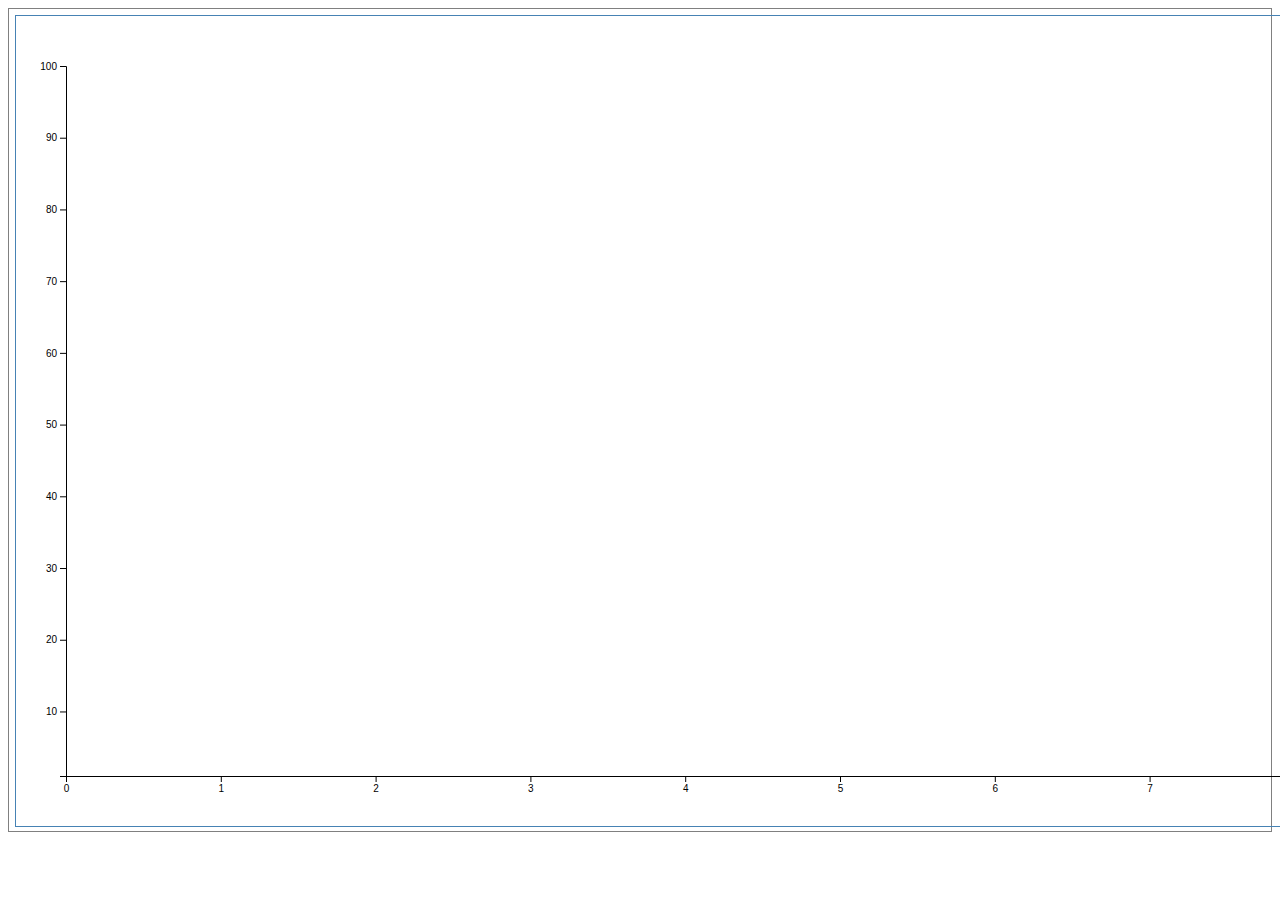
<file: barchart/barChart.html>
<!DOCTYPE html>
<html>
  <head>
    <meta charset="utf-8">
    <title>BARCHART</title>
    <link rel="stylesheet" type="text/css" href="./barChart.css">
  </head>
  <body>
    <script type="text/javascript" src="../lib/d3/d3.min.js"></script>
    <script type="text/javascript" src="../lib/lodash.min.js"></script>
    <script type="text/javascript" src="./barChart.js"></script>
    <div class="container"></div>
  </body>
</html>
</file>
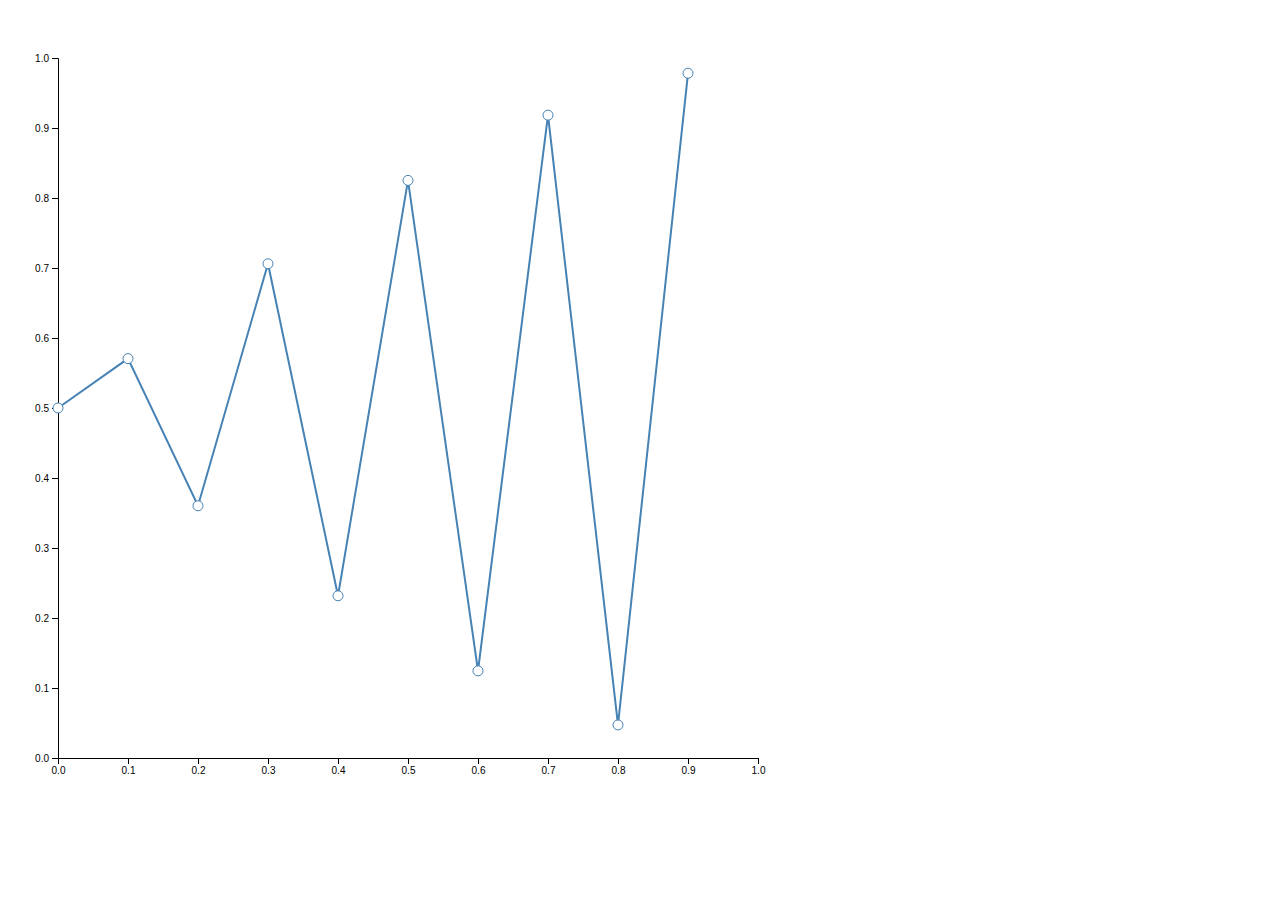
<file: exercise_10/waves.html>
<!DOCTYPE html>
<html>
  <head>
    <meta charset="utf-8">
    <title>Waves</title>
    <link rel="stylesheet" href="waves.css">
  </head>
  <body>
    <script type="text/javascript" src="../lib/d3/d3.min.js"></script>
    <script type="text/javascript" src="waves.js"></script>
  </body>
</html>
</file>
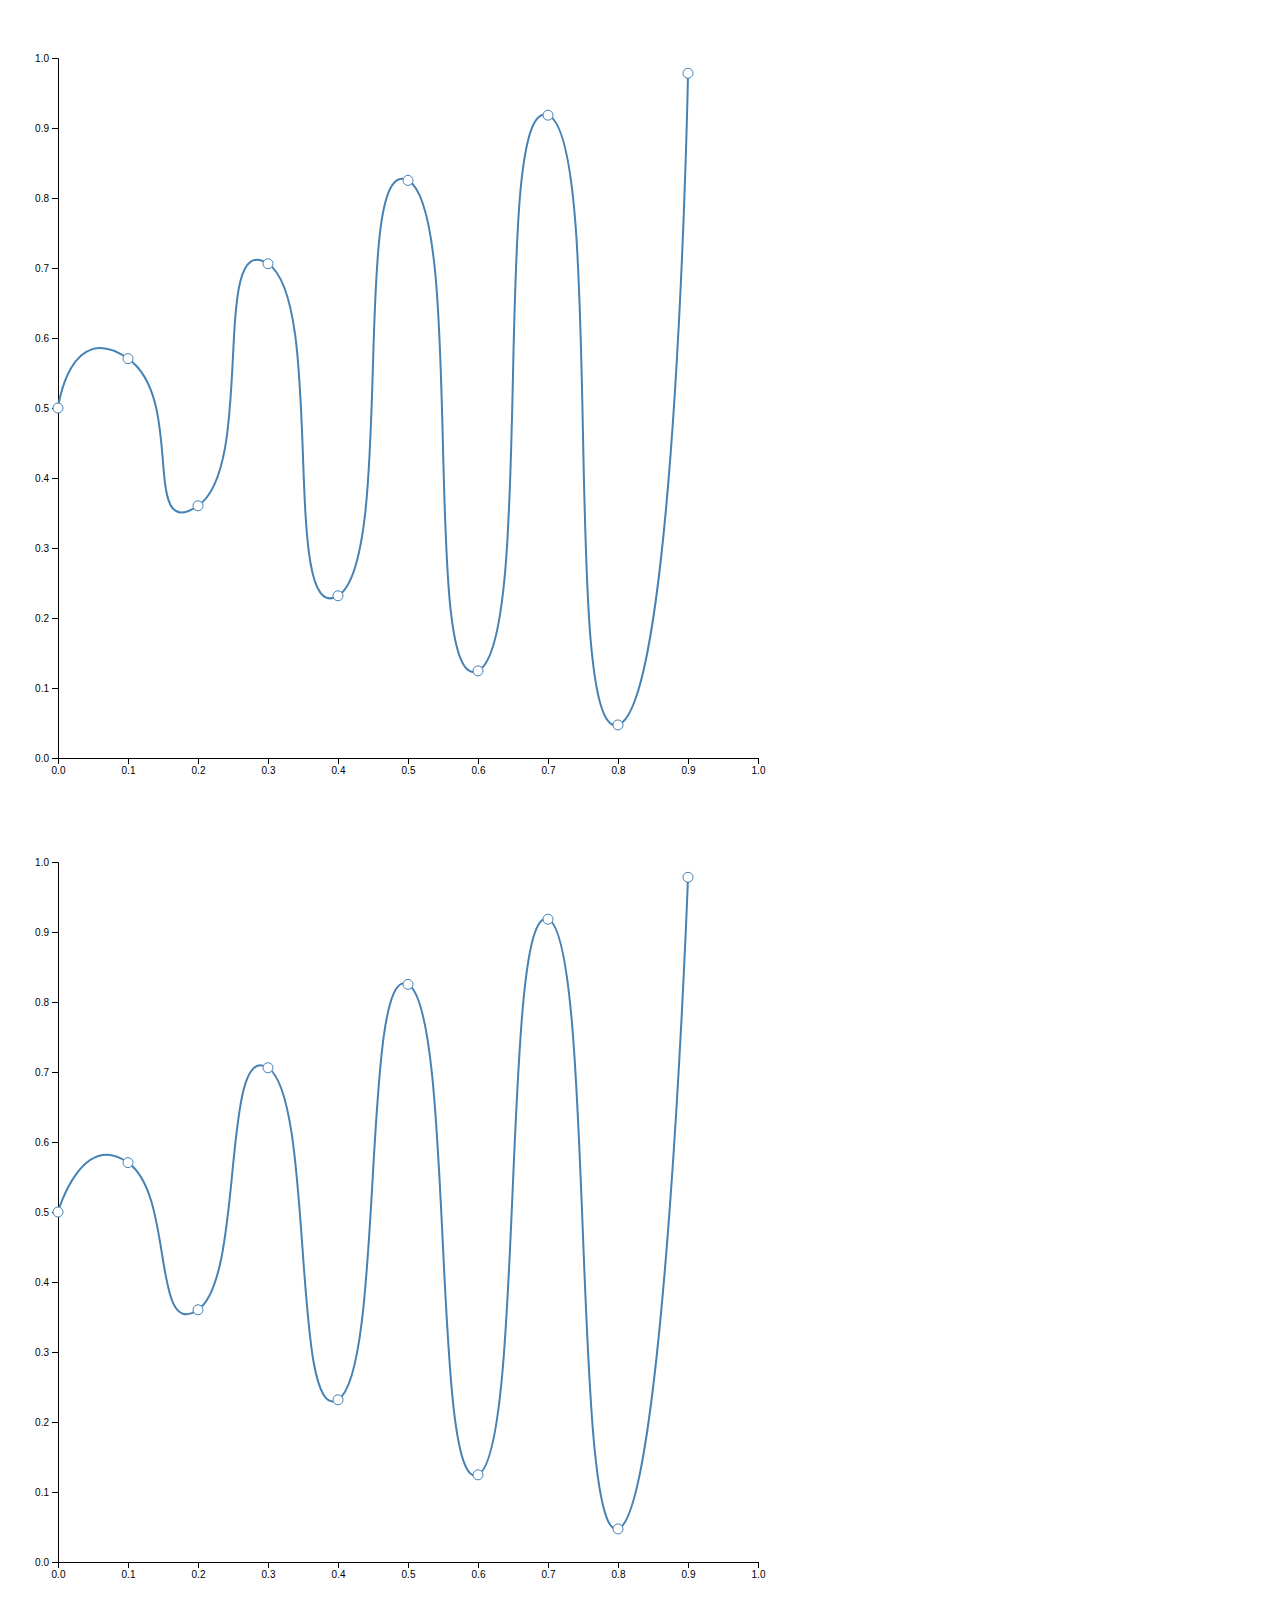
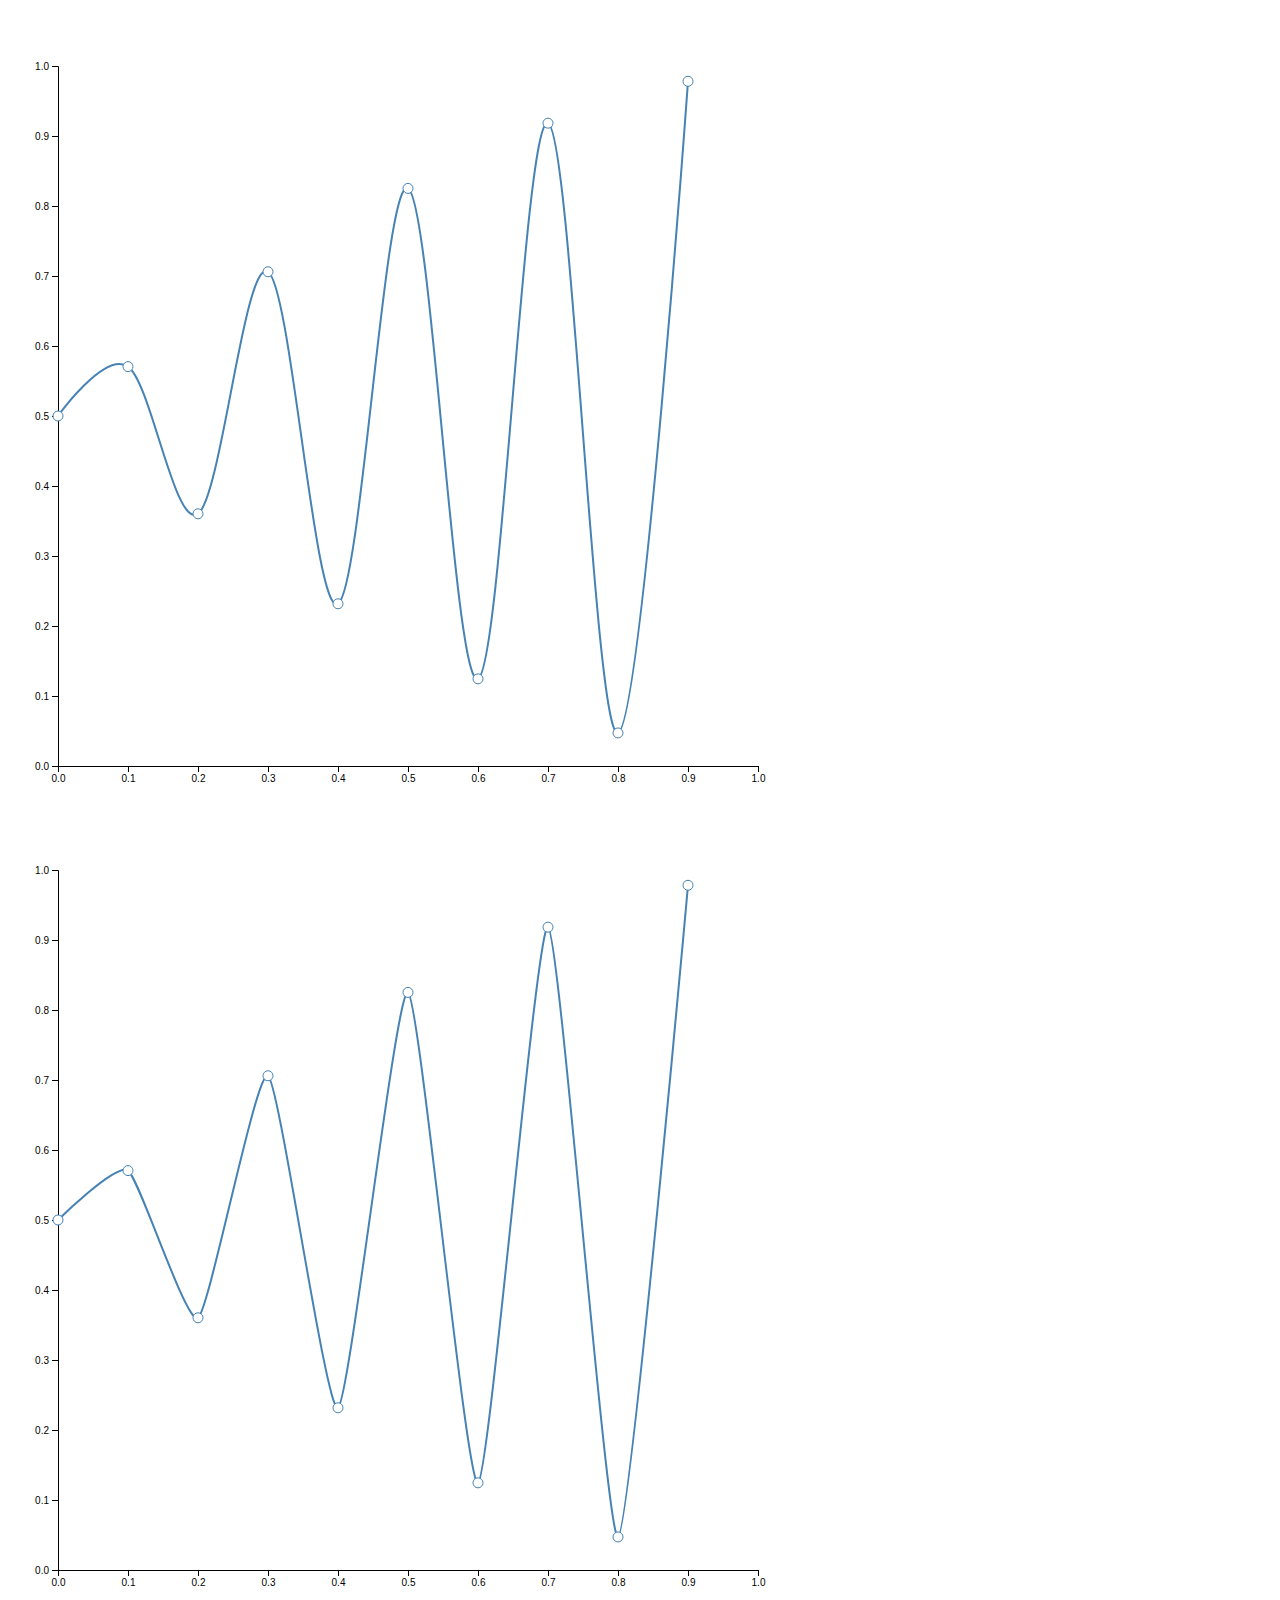
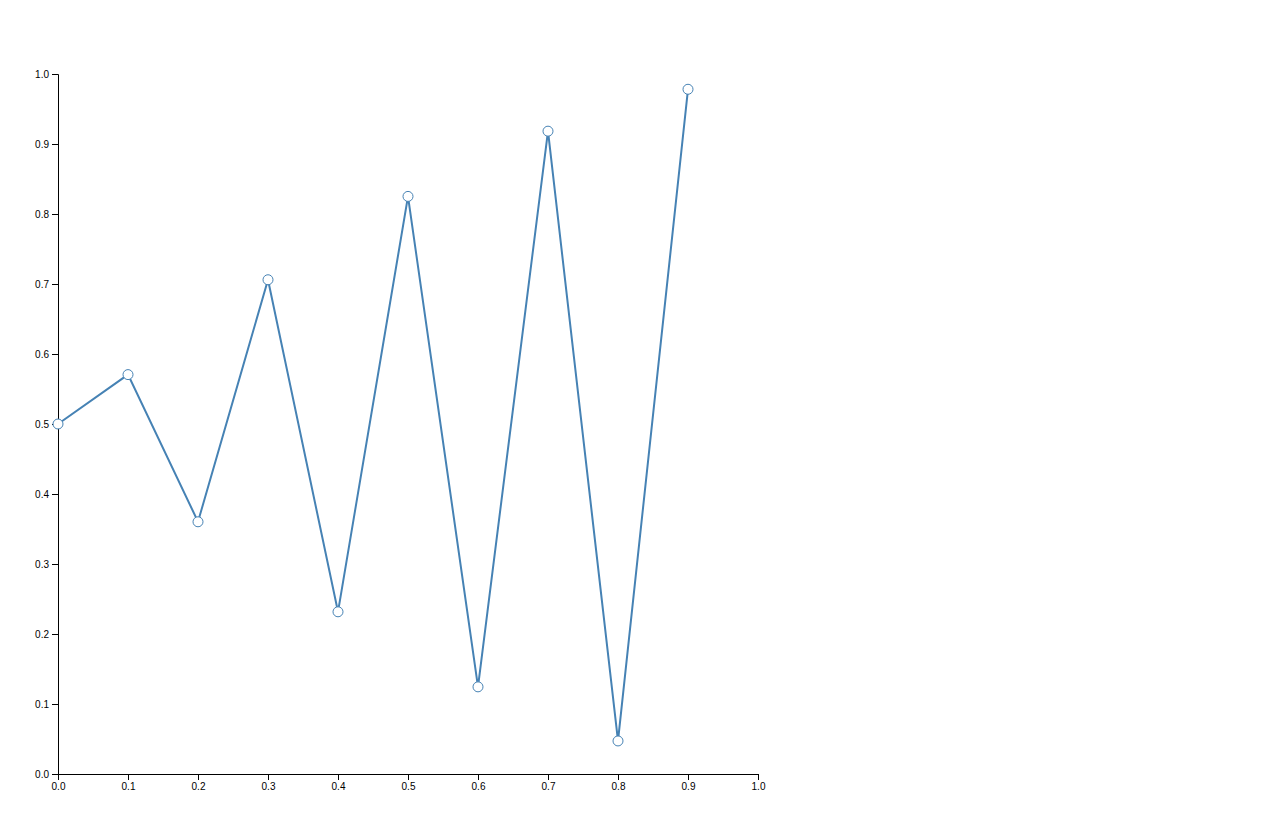
<file: exercise_11/tension.html>
<!DOCTYPE html>
<html>
  <head>
    <meta charset="utf-8">
    <title>Tension</title>
    <link rel="stylesheet" href="tension.css">
  </head>
  <body>
    <script type="text/javascript" src="../lib/d3/d3.min.js"></script>
    <script type="text/javascript" src="tension.js"></script>
  </body>
</html>
</file>
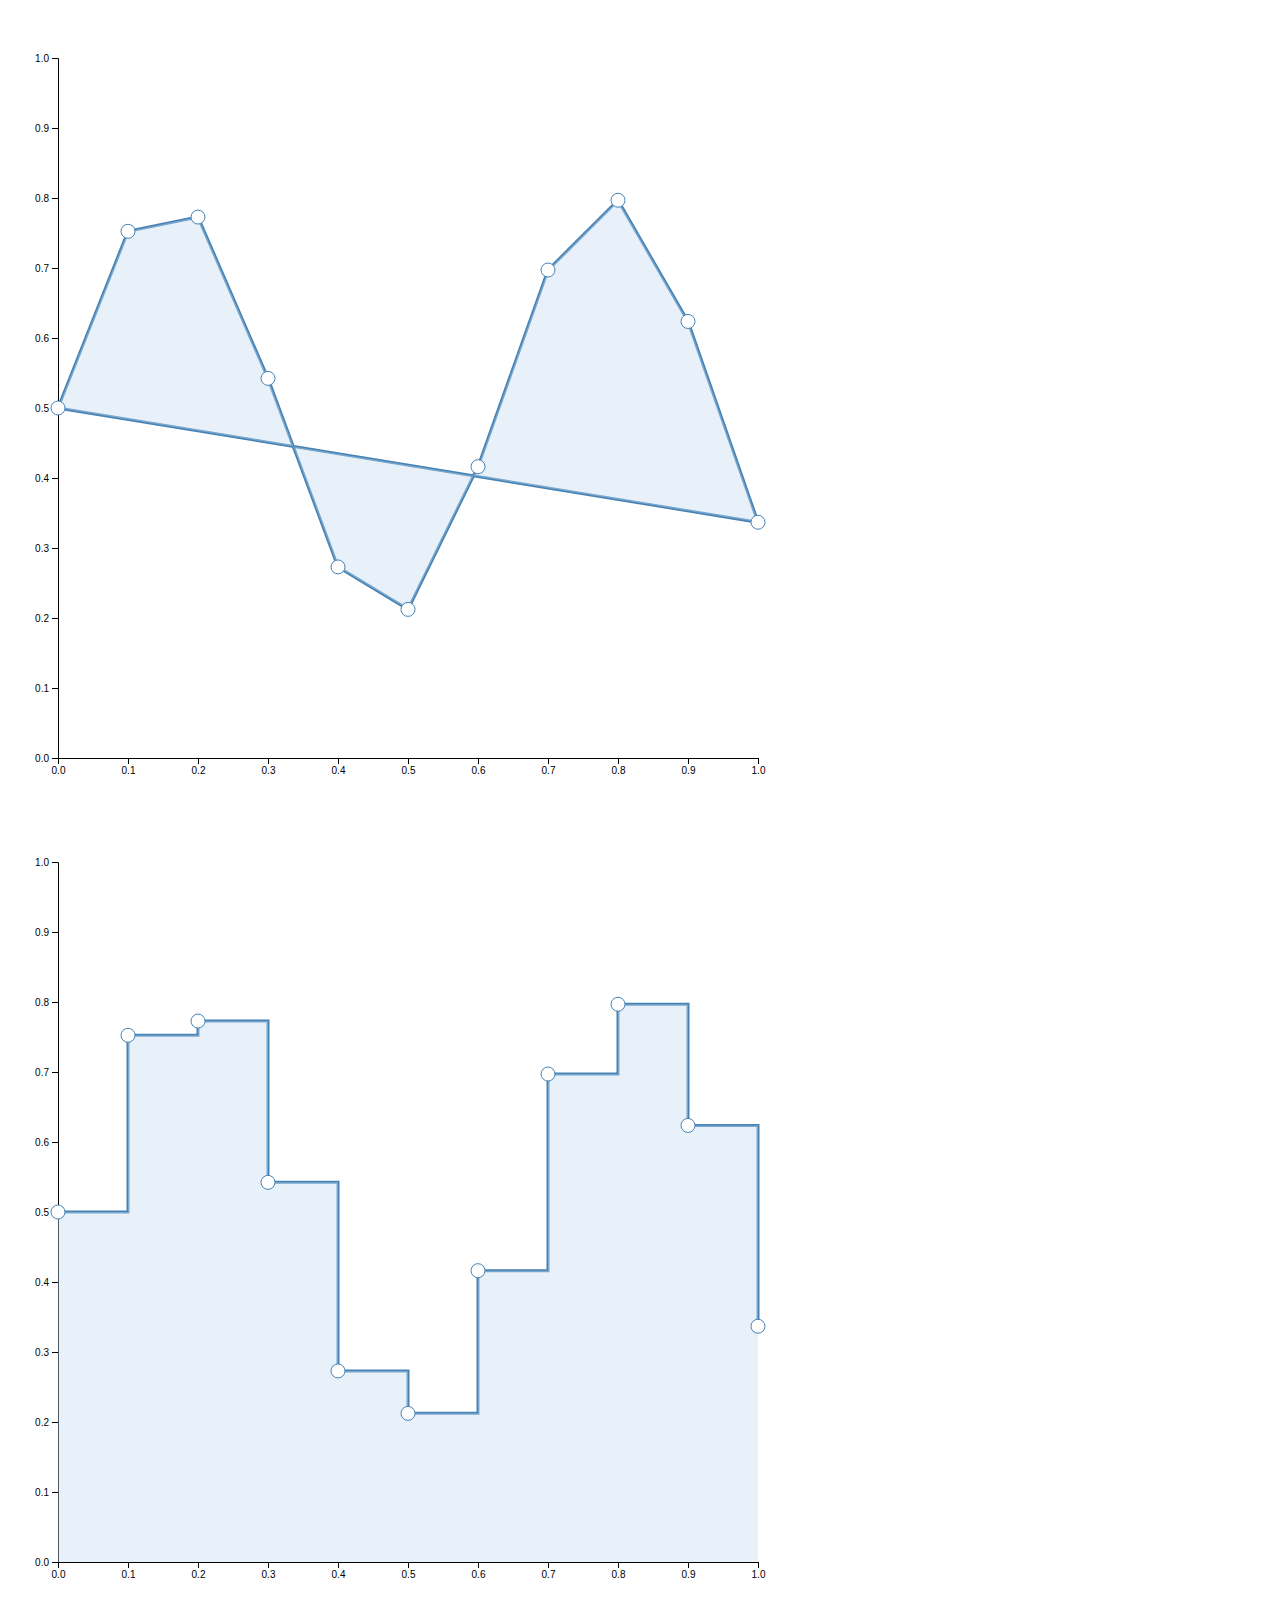
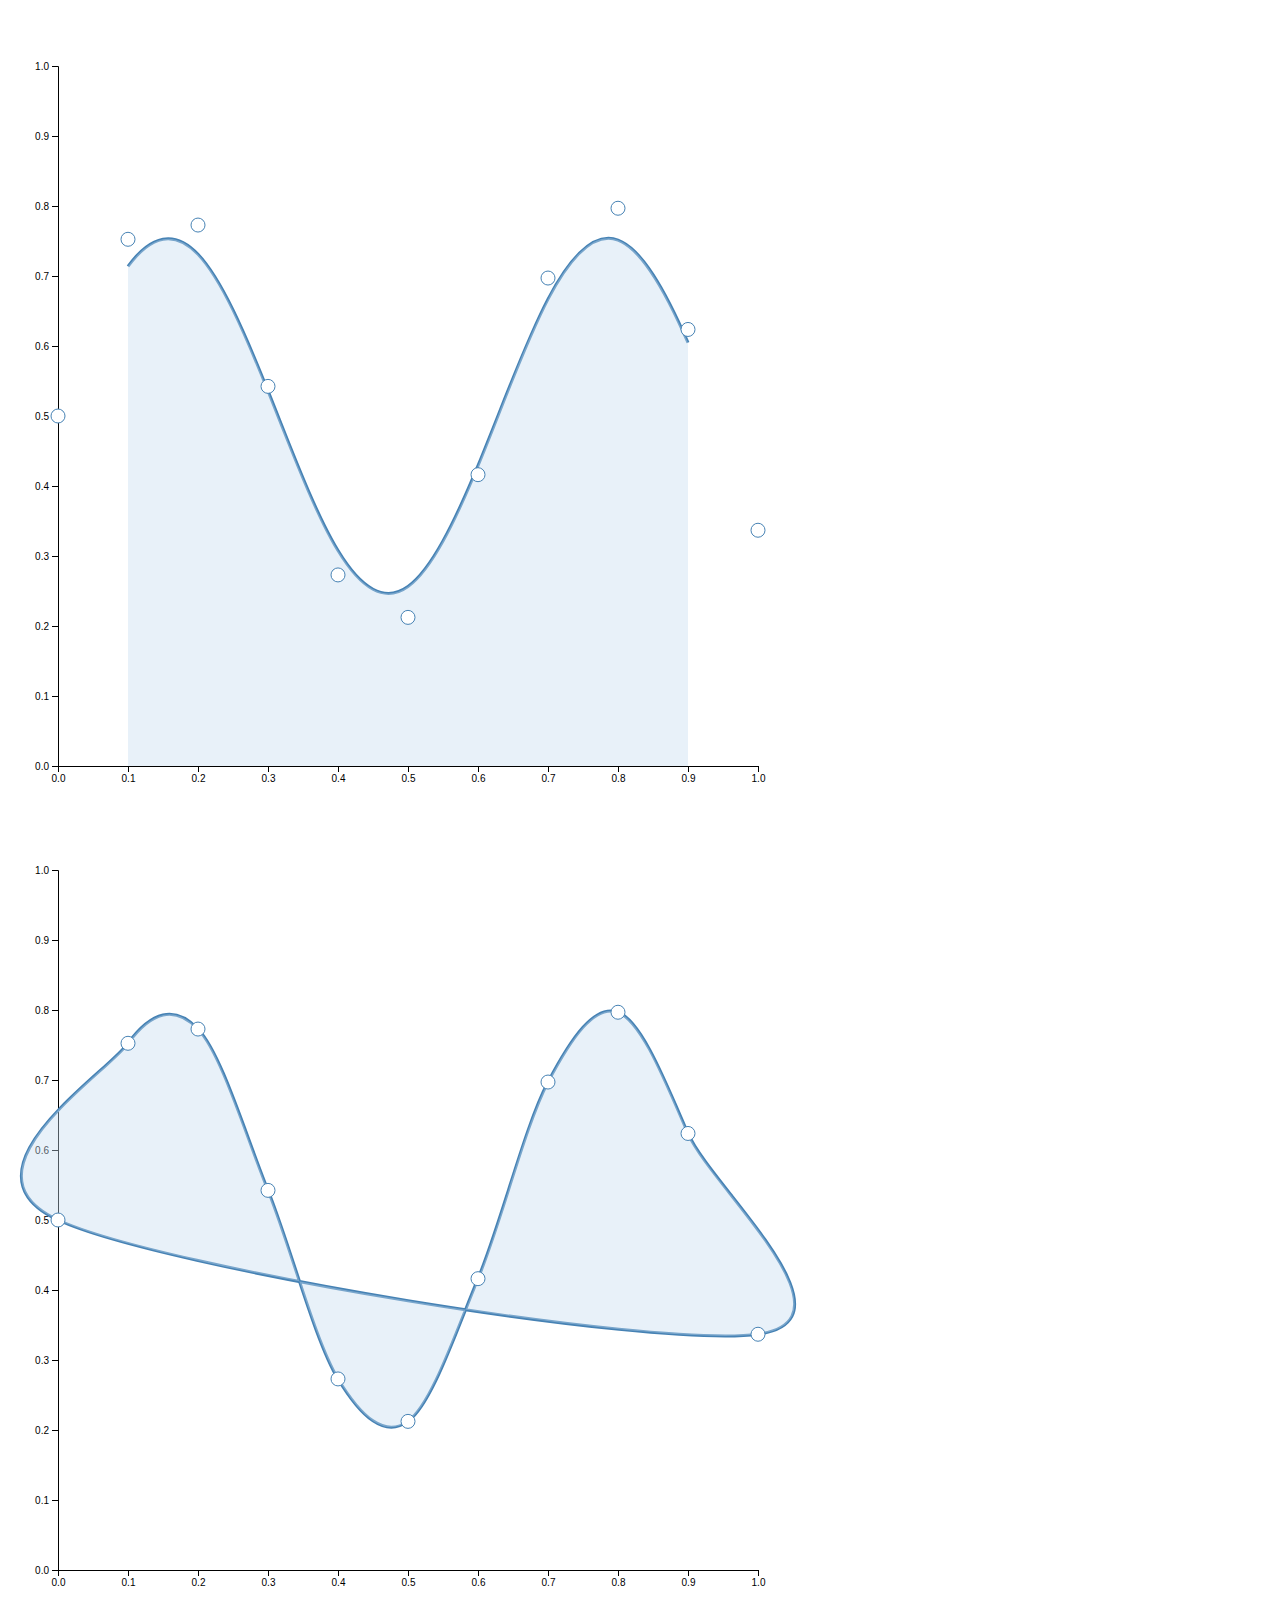
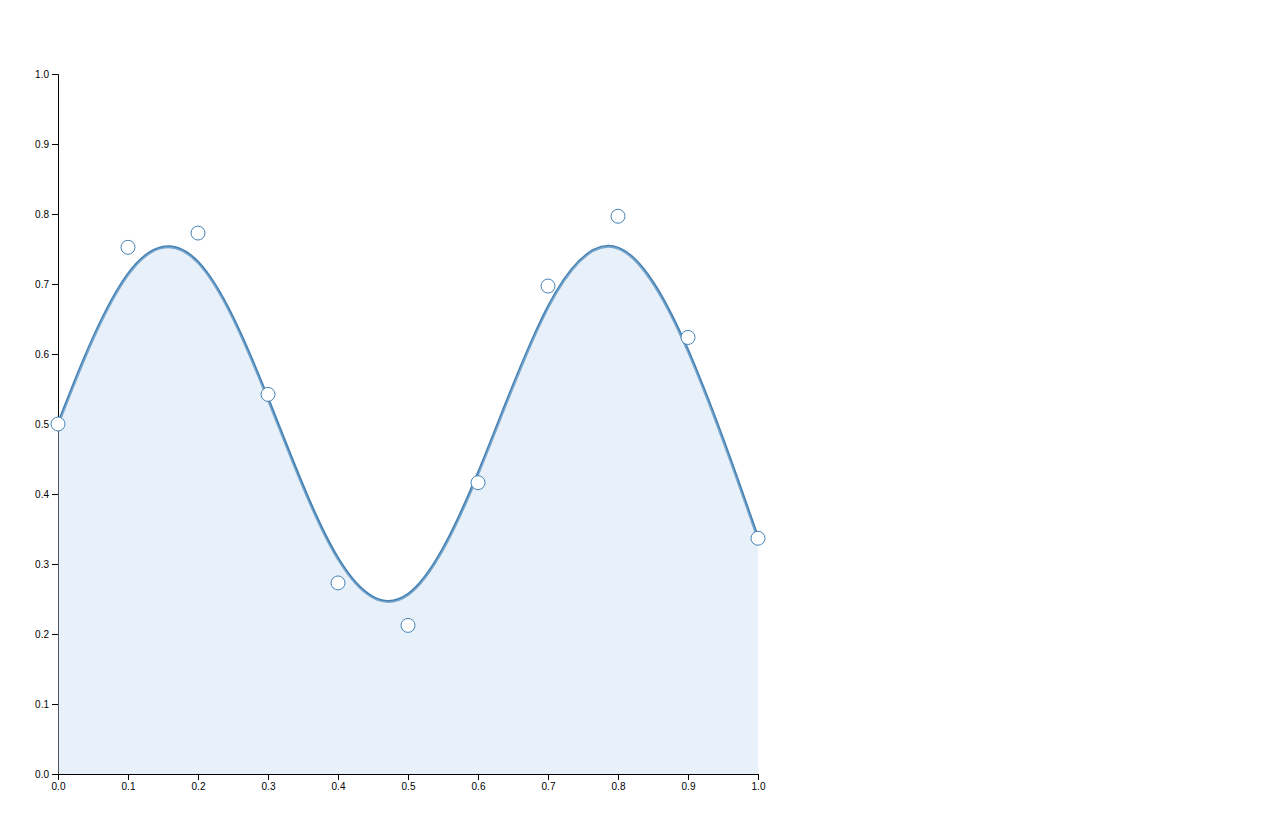
<file: exercise_12_13/area.html>
<!DOCTYPE html>
<html>
  <head>
    <meta charset="utf-8">
    <title>Tension</title>
    <link rel="stylesheet" href="area.css">
  </head>
  <body>
    <script type="text/javascript" src="../lib/d3/d3.min.js"></script>
    <script type="text/javascript" src="area.js"></script>
  </body>
</html>
</file>
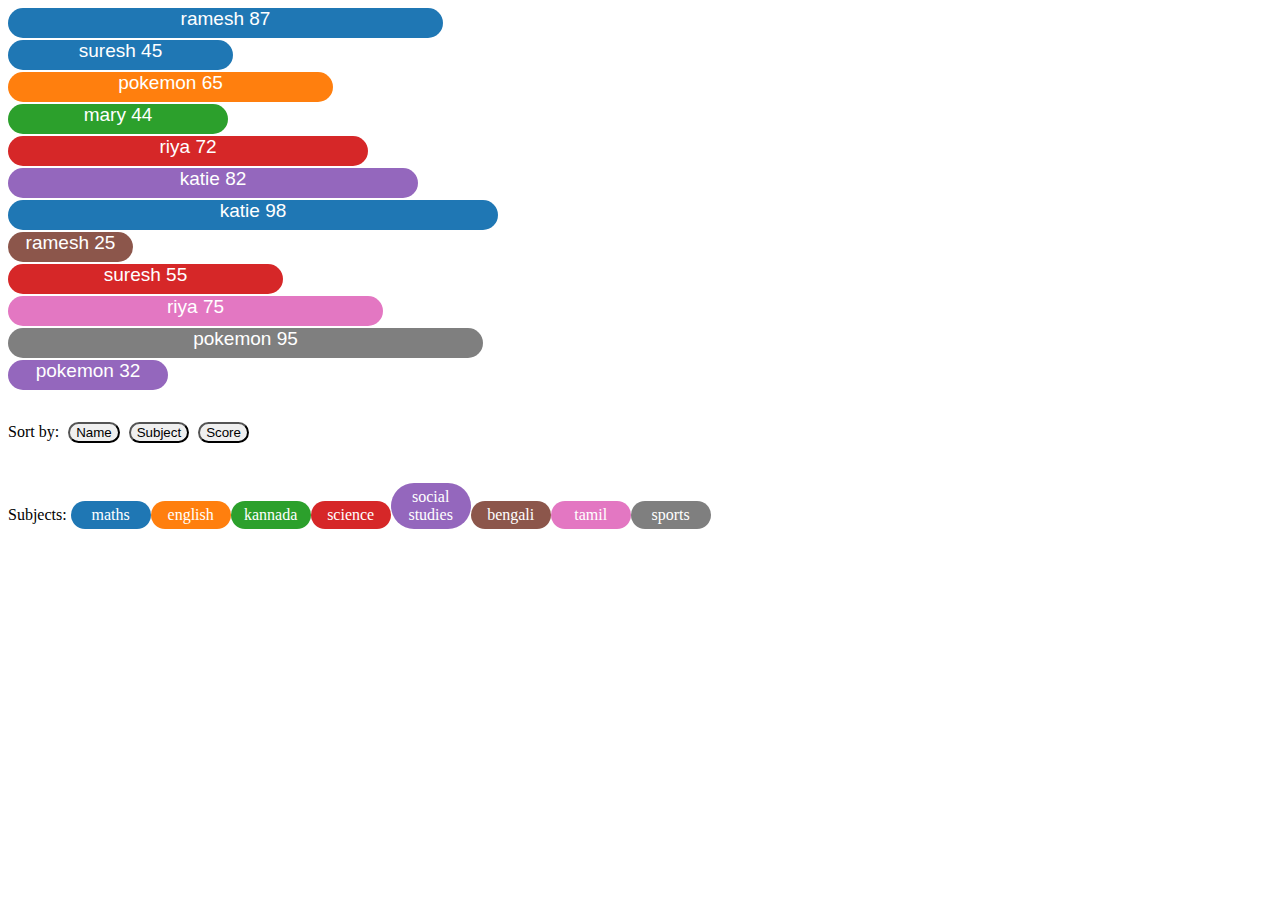
<file: exercise_3/studentsData.html>
<!DOCTYPE html>
<html>
  <head>
    <meta charset="utf-8">
    <title>Exercise Students Data</title>
    <link rel="stylesheet" type="text/css" href="./studentsData.css">
  </head>
  <body>
    <script type="text/javascript" src="../lib/d3/d3.min.js"></script>
    <script type="text/javascript" src="./studentsData.js"></script>
    <div class="container"></div>
    <div class="button">Sort by:
      <button type="button" name="Name" onclick="sortByChoice('name')">Name</button>
      <button type="button" name="Subject" onclick="sortByChoice('subject')">Subject</button>
      <button type="button" name="Score" onclick="sortByChoice('score')">Score</button>
    </div>
    <div class="legends">Subjects: </div>
  </body>
</html>
</file>
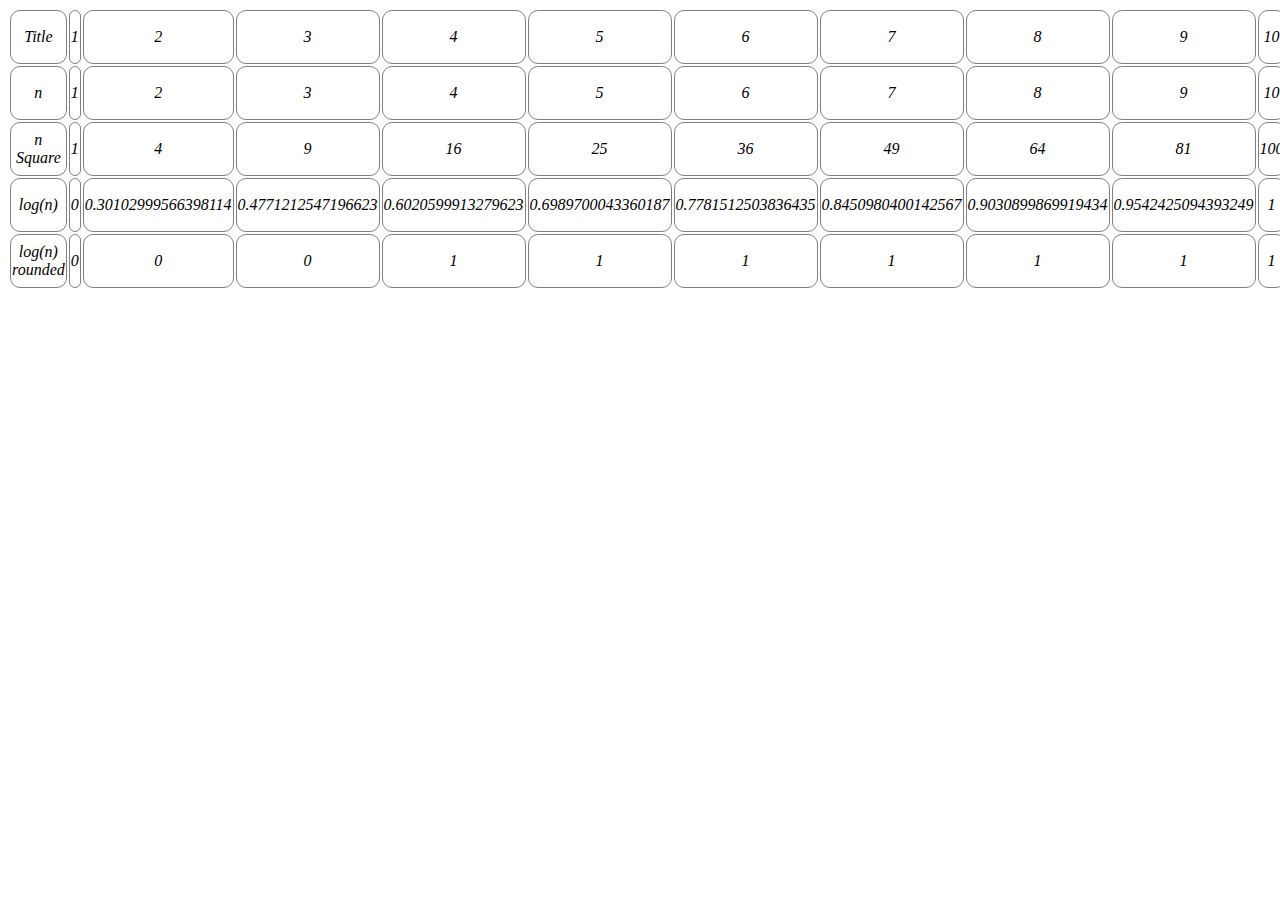
<file: exercise_4/table.html>
<!DOCTYPE html>
<html>
  <head>
    <meta charset="utf-8">
    <title>Visual table</title>
    <link rel="stylesheet" href="table.css">
  </head>
  <body>
    <script type="text/javascript" src="../lib/d3/d3.min.js"></script>
    <script type="text/javascript" src="table.js"></script>
  </body>
</html>
</file>
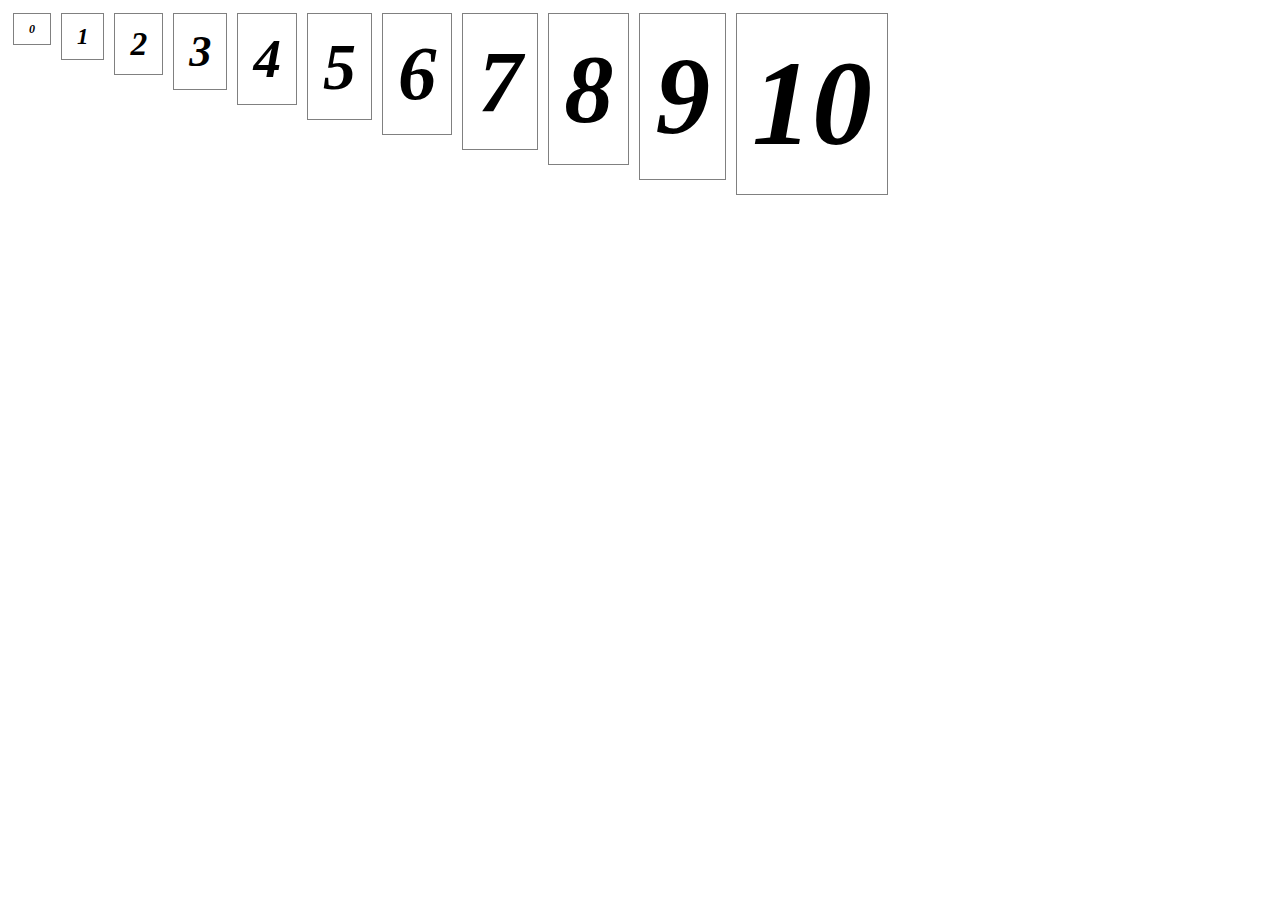
<file: exercise_5/numbers.html>
<!DOCTYPE html>
<html>
  <head>
    <meta charset="utf-8">
    <title>Numbers</title>
    <link rel="stylesheet" href="numbers.css">
  </head>
  <body>
    <script type="text/javascript" src="../lib/d3/d3.min.js"></script>
    <script type="text/javascript" src="numbers.js"></script>
    <div class="container"></div>
    </script>
  </body>
</html>
</file>
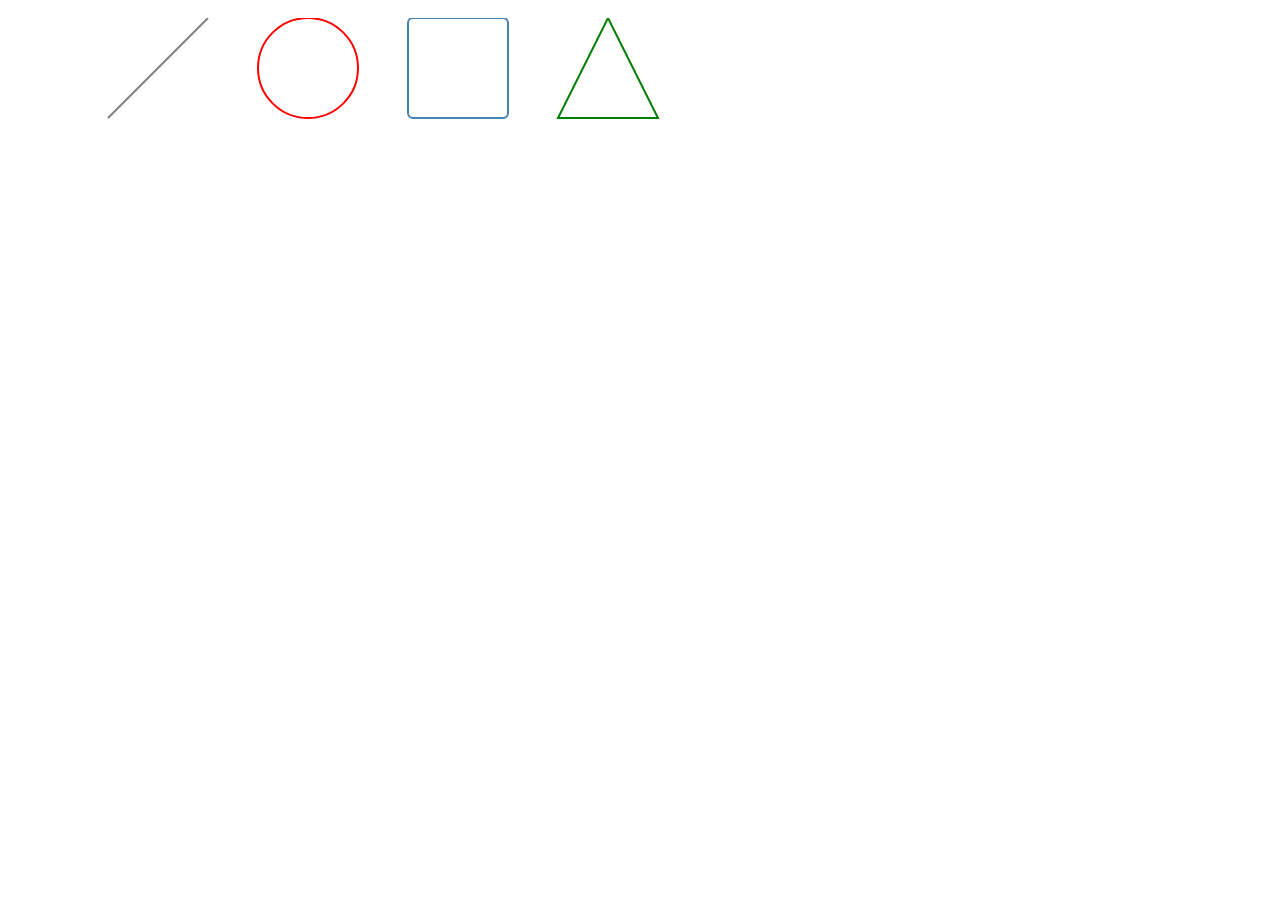
<file: exercise_6/shapes.html>
<!DOCTYPE html>
<html>
  <head>
    <meta charset="utf-8">
    <title>Shapes</title>
    <link rel="stylesheet" href="shapes.css">
  </head>
  <body>
    <script type="text/javascript" src="../lib/d3/d3.min.js"></script>
    <script type="text/javascript" src="shapes.js"></script>
    </script>
  </body>
</html>
</file>
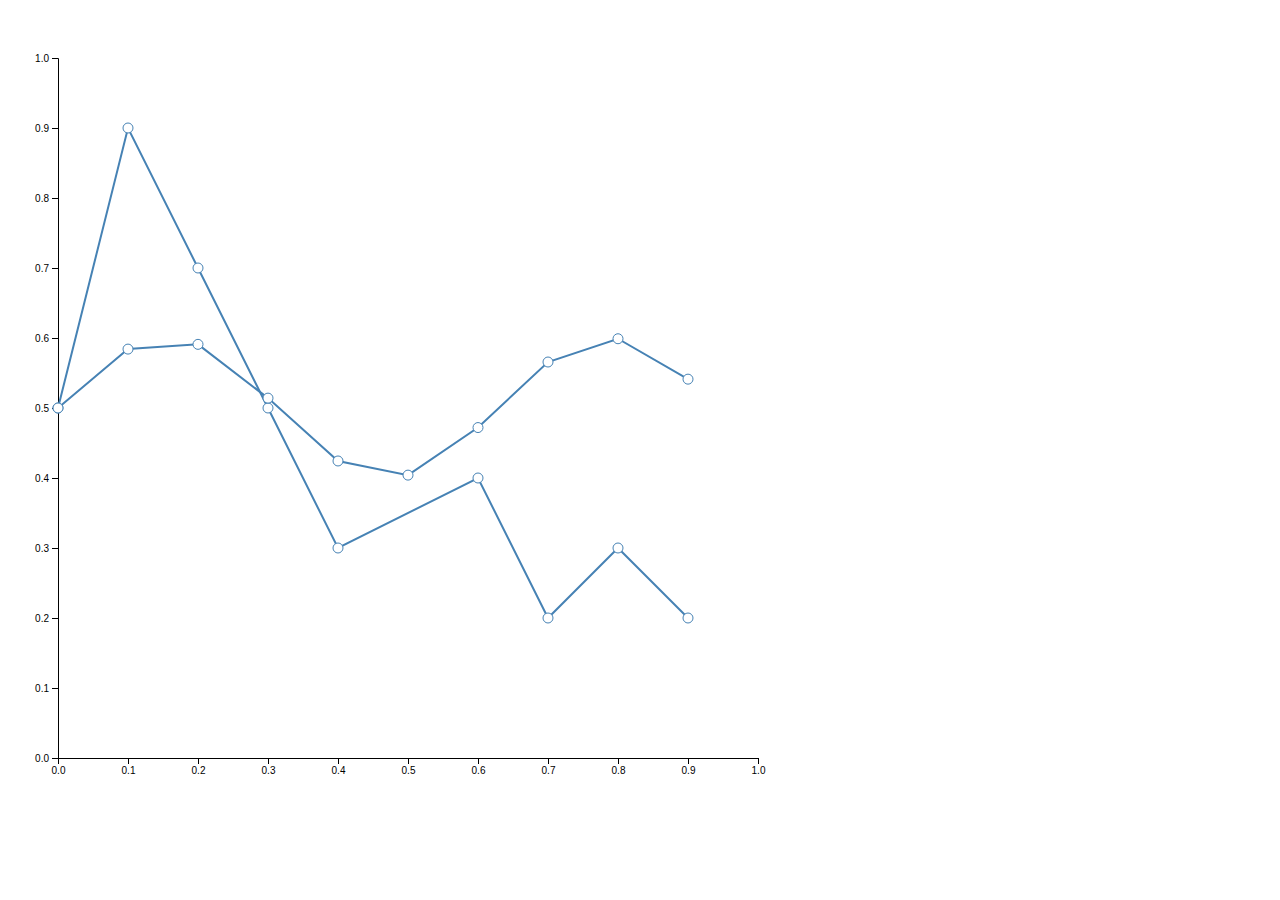
<file: exercise_7_8/sineGraph.html>
<!DOCTYPE html>
<html>
  <head>
    <meta charset="utf-8">
    <title>sine Graph</title>
    <link rel="stylesheet" href="sineGraph.css">
  </head>
  <body>
    <script type="text/javascript" src="../lib/d3/d3.min.js"></script>
    <script type="text/javascript" src="sineGraph.js"></script>
  </body>
</html>
</file>
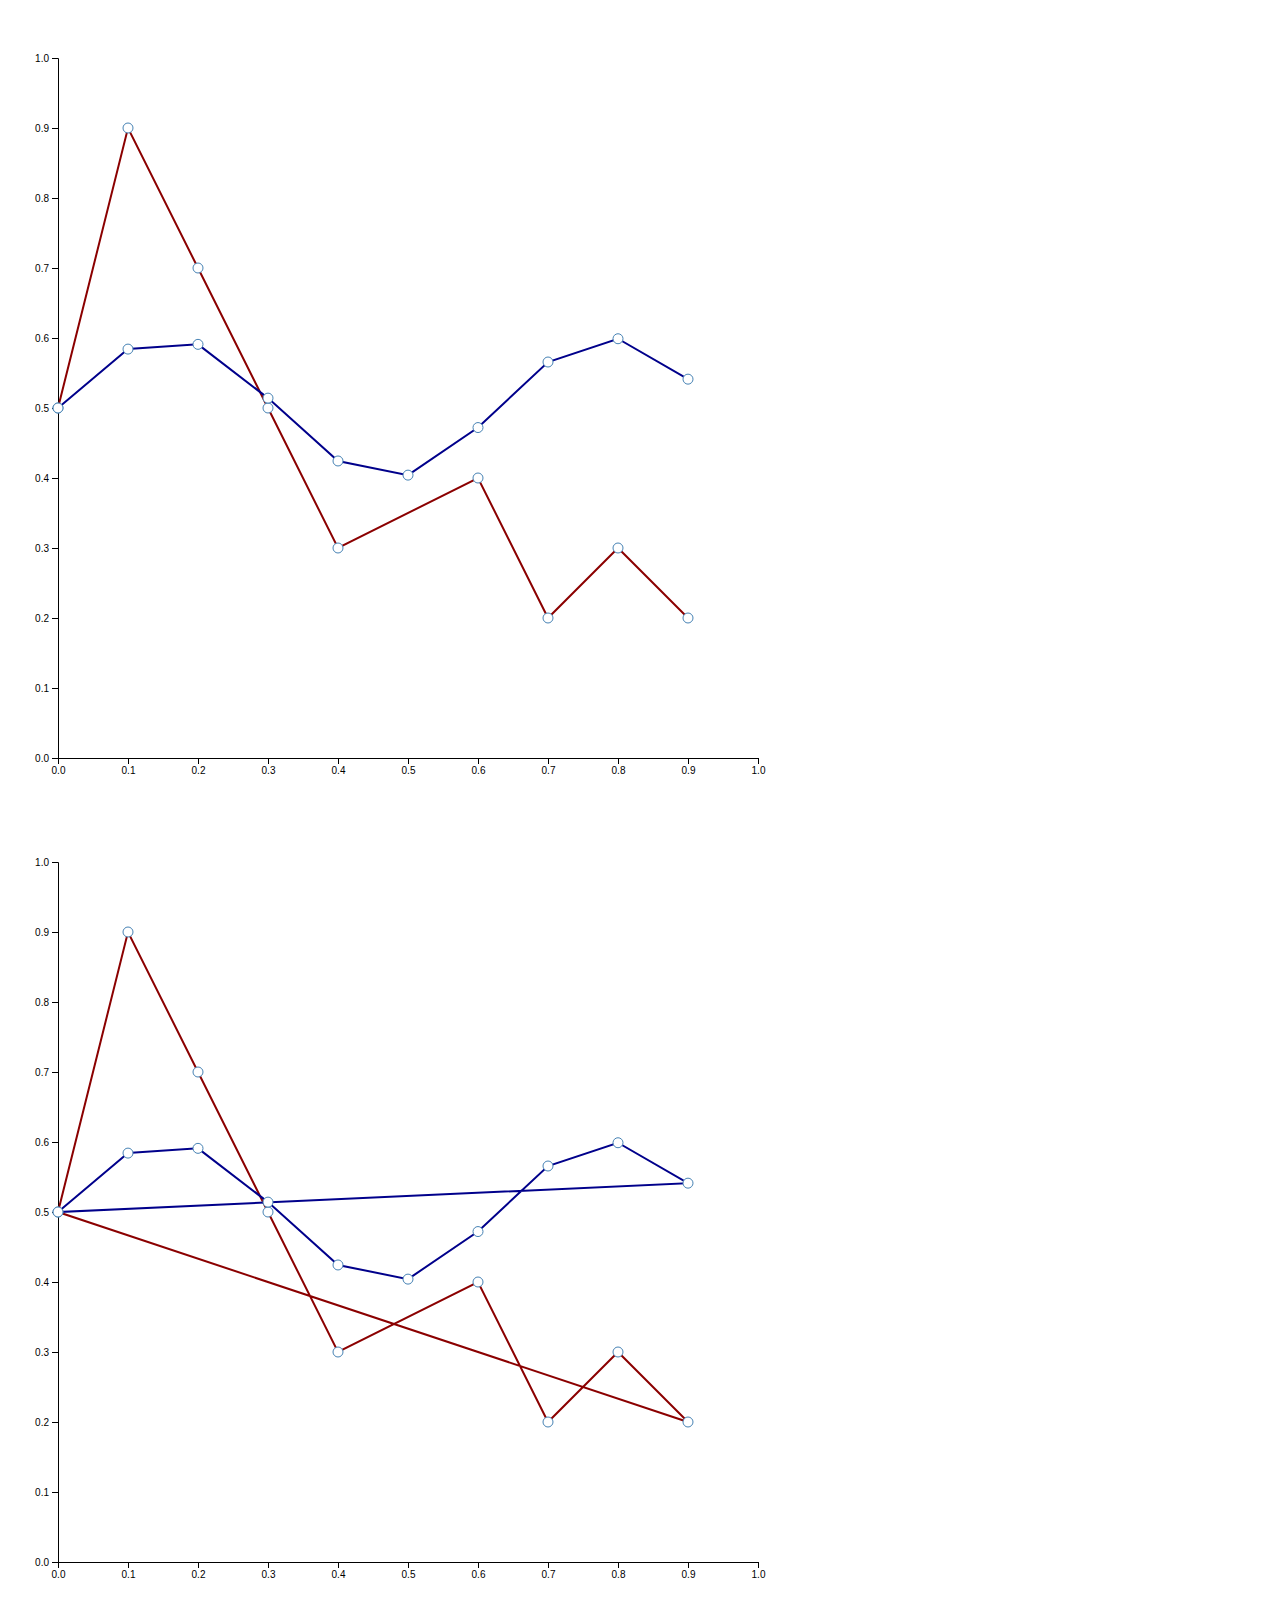
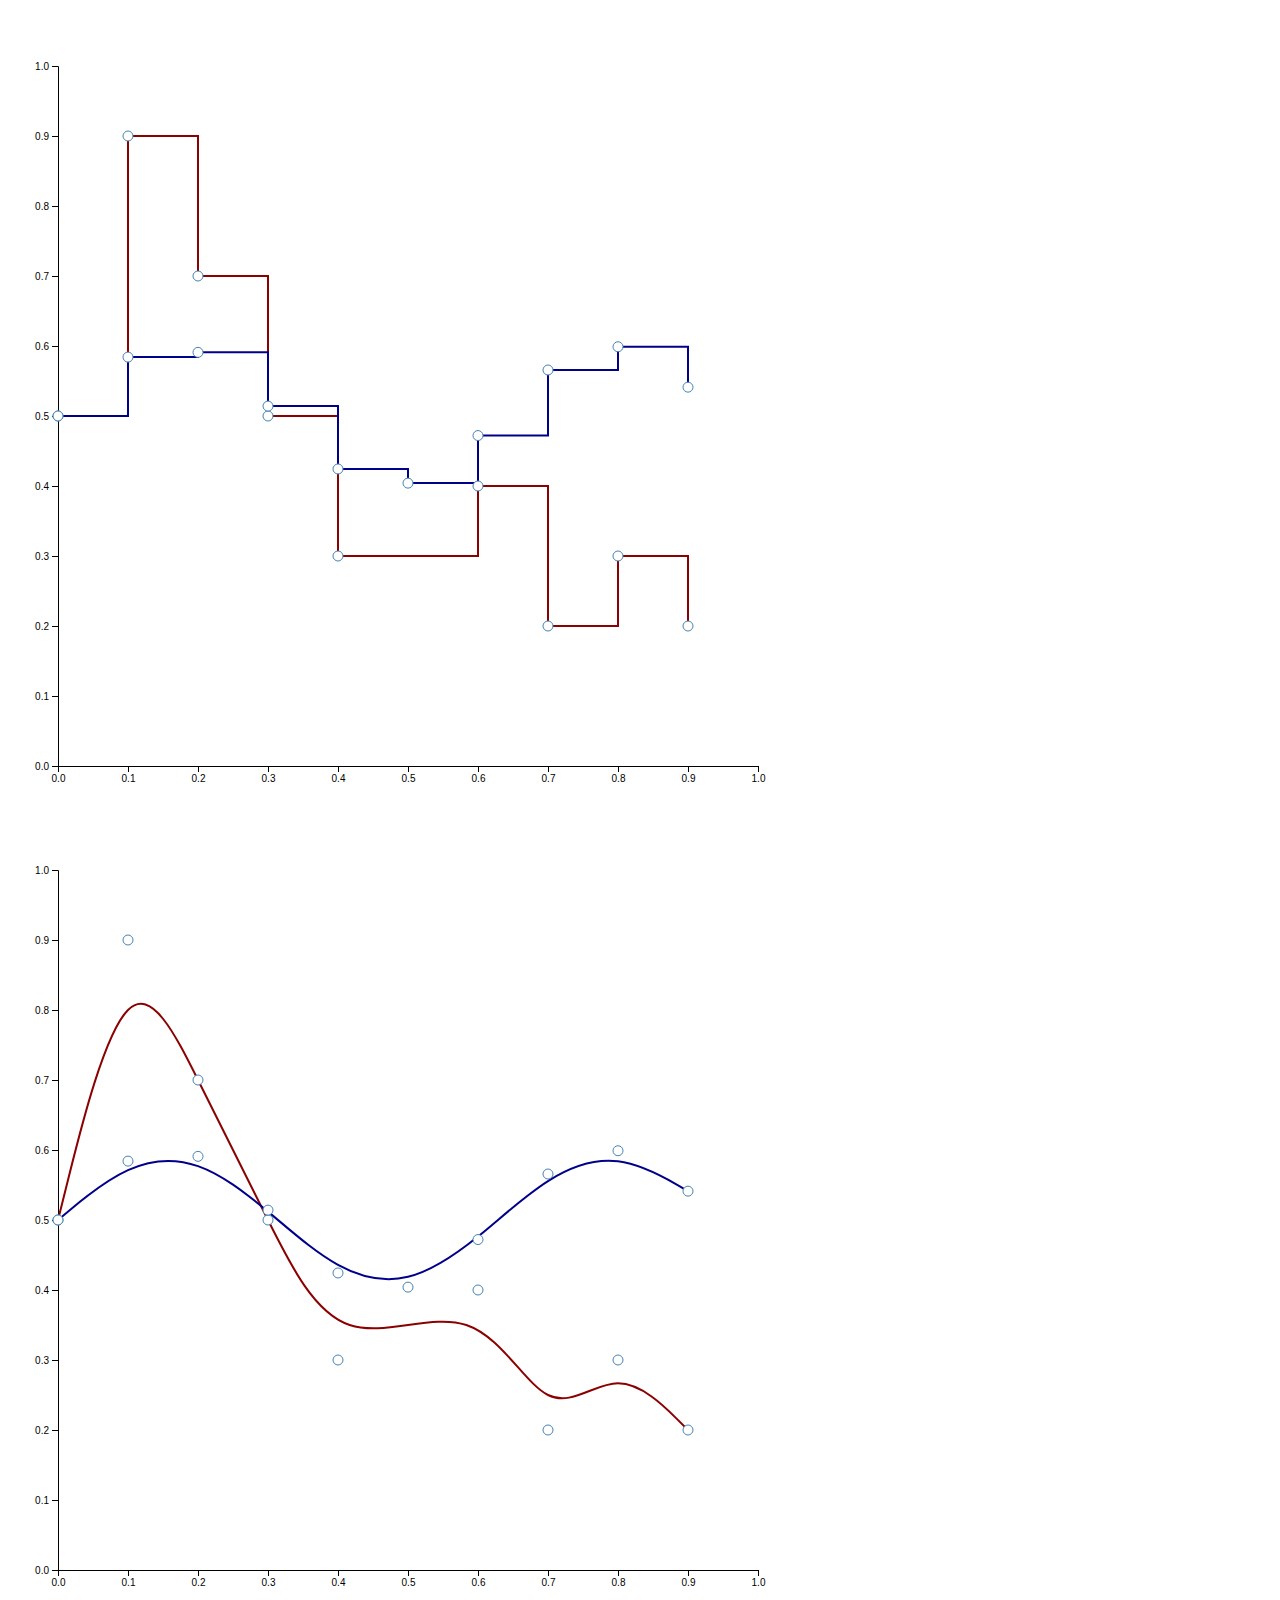
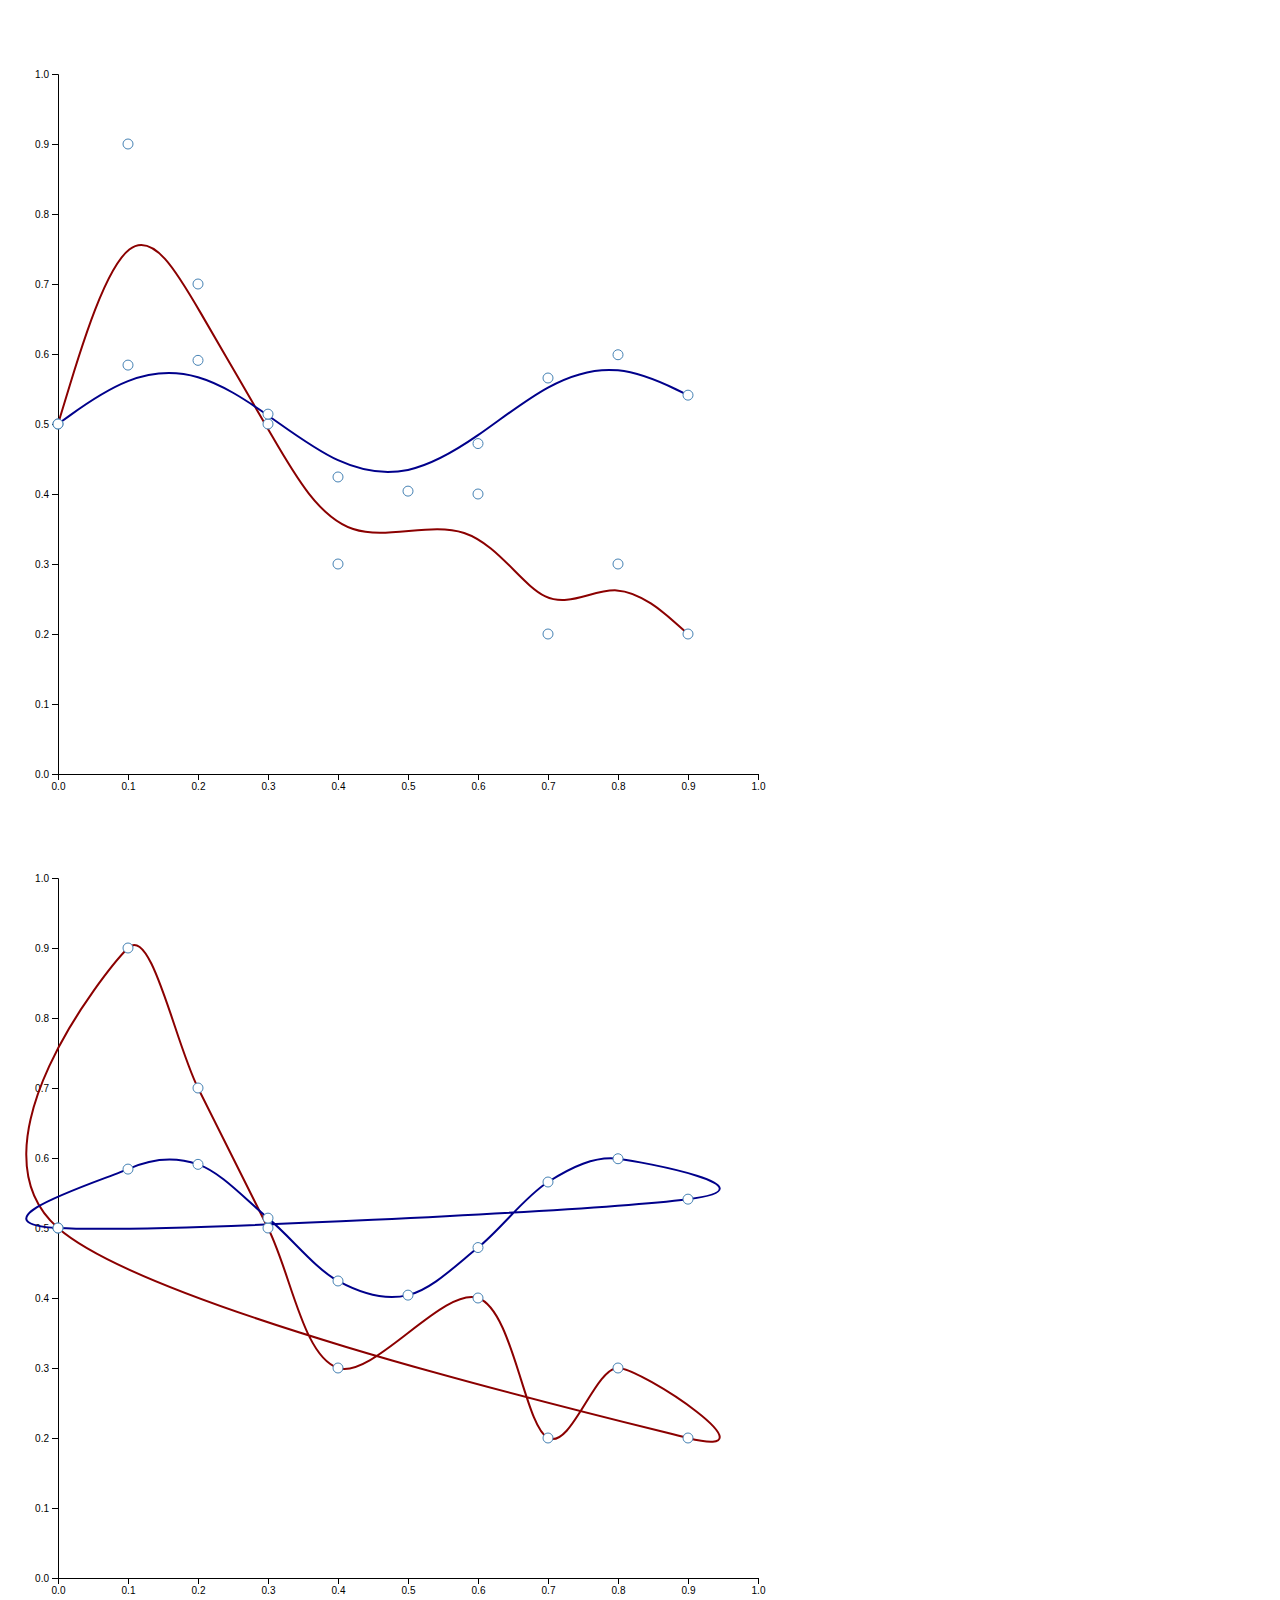
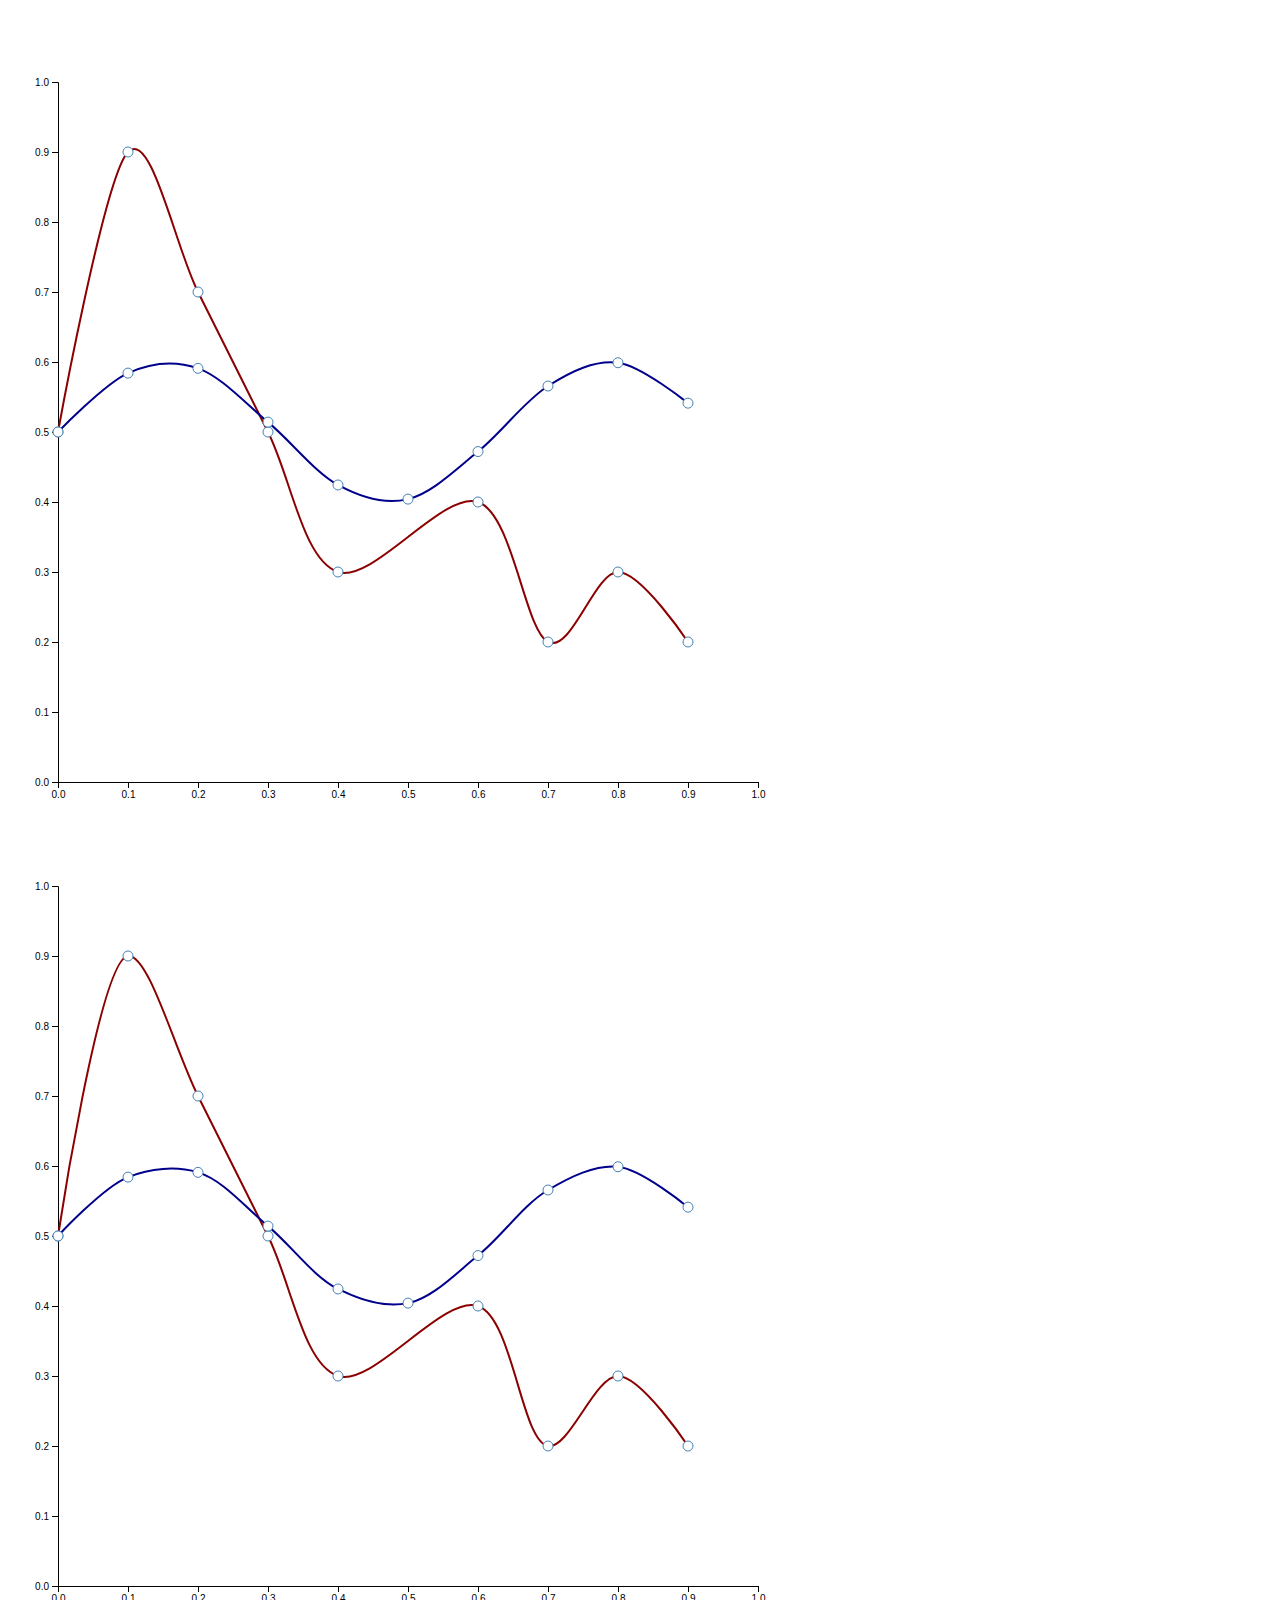
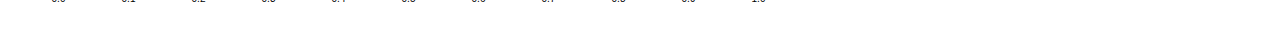
<file: exercise_9/curvs.html>
<!DOCTYPE html>
<html>
  <head>
    <meta charset="utf-8">
    <title>Curvs</title>
    <link rel="stylesheet" href="curvs.css">
  </head>
  <body>
    <script type="text/javascript" src="../lib/d3/d3.min.js"></script>
    <script type="text/javascript" src="curvs.js"></script>
  </body>
</html>
</file>
<file: barchart/barChart.css>
.container {
  border:1px solid grey;
}

svg {
  margin-top: 6px;
  margin-left: 6px;
	border:1px solid steelblue;
}

path {
  stroke-width: 1;
}

.numbers {
  stroke: seagreen;
  fill: none;
}

.rect {
  color: steelblue;
}
</file>
<file: exercise_10/waves.css>
.linechart {
    stroke: steelblue;
    stroke-width: 2px;
    fill: none;
}

circle {
    fill: white;
    stroke: steelblue;
}
</file>
<file: exercise_11/tension.css>
.sinLine{
  stroke: steelblue;
  stroke-width: 2px;
  fill: none;
}

circle {
    stroke: steelblue;
    fill: white;
}
</file>
<file: exercise_12_13/area.css>
.sinLine{
  stroke: steelblue;
  stroke-width: 3px;
  fill: none;
}

circle {
    stroke: steelblue;
    fill: white;
}

.area {
  fill: #c6dbef;
  opacity: 0.4;
}
</file>
<file: exercise_3/studentsData.css>
.bars {
  margin-bottom: 2px;
  background-color: steelblue;
  text-align: center;
  color: white;
  font-family: sans-serif;
  font-weight: 100;
  font-size: 19px;
  border-radius: 20px;
}

button {
  margin-top: 30px;
  margin-left: 5px;
  border-radius: 15px;
}

.legend {
  border-radius: 25px;
  display: inline-block;
  text-align: center;
  color: white;
  width: 70px;
  padding: 5px;
}

.legends {
  margin-top: 40px;
}
</file>
<file: exercise_4/table.css>
td {
  width: 150px;
  height: 50px;
  text-align: center;
  font-style: italic;
  font-family: serif;
  border: solid 1px grey;
  border-radius: 10px;
}
</file>
<file: exercise_5/numbers.css>
.number {
  display: inline-block;
  border: solid 1px grey;
  margin: 5px;
  vertical-align: top;
  padding: 0 15px;
}
</file>
<file: exercise_6/shapes.css>
svg {
  padding-top: 10px;
}

line {
  stroke: grey;
  stroke-width: 2px;
}

circle {
  stroke: red;
  stroke-width: 2px;
  fill: none;
}

rect {
  stroke: steelblue;
  stroke-width: 2px;
  fill: none;
}

polygon {
  stroke: green;
  stroke-width: 2px;
  fill: none;
}
</file>
<file: exercise_7_8/sineGraph.css>
.linechart {
    stroke: steelblue;
    stroke-width: 2px;
    fill: none;
}

circle {
    fill: white;
    stroke: steelblue;
}
</file>
<file: exercise_9/curvs.css>
.line {
    stroke: darkred;
    stroke-width: 2px;
    fill: none;
}

.sinLine{
  stroke: darkblue;
  stroke-width: 2px;
  fill: none;
}

circle {
    stroke: steelblue;
    fill: white;
}
</file>
